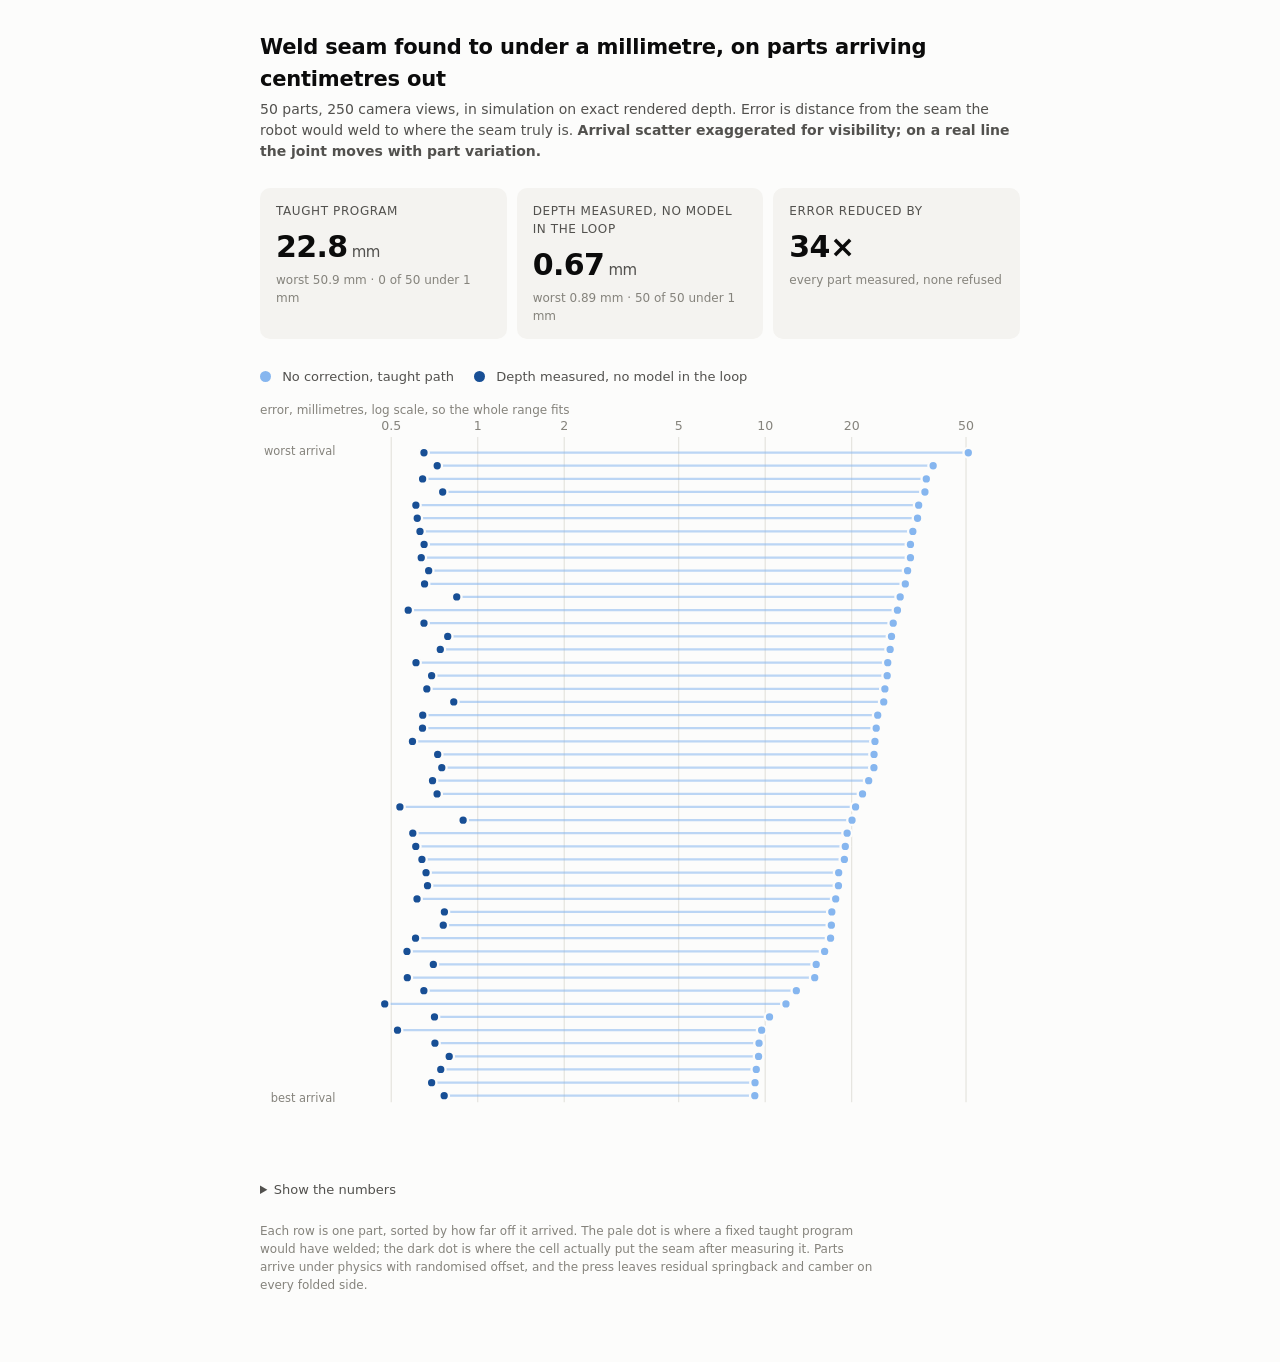
<file: docs/figures/seam_result.html>
<!DOCTYPE html>
<html lang="en">
<head>
<meta charset="utf-8">
<meta name="viewport" content="width=device-width, initial-scale=1">
<title>Weld Seam Accuracy</title>
<style>
  :root {
    color-scheme: light;
    --surface: #fcfcfb; --panel: #f4f3f0;
    --ink: #0b0b0b; --ink-2: #52514e; --ink-3: #85837c;
    --rule: #e3e2dd;
    --before: #86b6ef; --after: #184f95;
  }
  @media (prefers-color-scheme: dark) {
    :root:not([data-theme="light"]) {
      color-scheme: dark;
      --surface: #1a1a19; --panel: #232322;
      --ink: #ffffff; --ink-2: #c3c2b7; --ink-3: #8f8e85;
      --rule: #353532;
      --before: #3987e5; --after: #9ec5f4;
    }
  }
  :root[data-theme="dark"] {
    color-scheme: dark;
    --surface: #1a1a19; --panel: #232322;
    --ink: #ffffff; --ink-2: #c3c2b7; --ink-3: #8f8e85;
    --rule: #353532;
    --before: #3987e5; --after: #9ec5f4;
  }
  * { box-sizing: border-box; }
  body {
    margin: 0; padding: 32px 16px 56px; background: var(--surface); color: var(--ink);
    font: 15px/1.5 ui-sans-serif, system-ui, -apple-system, "Segoe UI", sans-serif;
  }
  .wrap { max-width: 760px; margin: 0 auto; }
  h1 { font-size: 21px; margin: 0 0 4px; letter-spacing: -0.01em; }
  .sub { color: var(--ink-2); margin: 0 0 26px; font-size: 14px; }
  .kpis { display: flex; flex-wrap: wrap; gap: 10px; margin-bottom: 28px; }
  .kpi { flex: 1 1 170px; background: var(--panel); border-radius: 10px; padding: 14px 16px; }
  .kpi .label { font-size: 12px; color: var(--ink-2); text-transform: uppercase;
                 letter-spacing: 0.05em; }
  .kpi .value { font-size: 30px; font-weight: 600; letter-spacing: -0.02em;
                 margin-top: 4px; font-variant-numeric: tabular-nums; }
  .kpi .value small { font-size: 15px; font-weight: 500; color: var(--ink-2); }
  .kpi .note { font-size: 12px; color: var(--ink-3); margin-top: 2px; }
  .legend { display: flex; gap: 20px; margin: 0 0 14px; font-size: 13px; color: var(--ink-2); }
  .axiscap { margin: 0 0 2px; font-size: 12px; color: var(--ink-3); }
  .swatch { display: inline-block; width: 11px; height: 11px; border-radius: 50%;
             margin-right: 7px; vertical-align: -1px; }
  svg { display: block; width: 100%; height: auto; overflow: visible; }
  .grid { stroke: var(--rule); stroke-width: 1; }
  .tick { fill: var(--ink-3); font-size: 11px; text-anchor: middle; }
  .axis { fill: var(--ink-2); font-size: 12px; }
  .link { stroke: var(--before); stroke-width: 2; opacity: 0.55; }
  .before { fill: var(--before); stroke: var(--surface); stroke-width: 2; }
  .after { fill: var(--after); stroke: var(--surface); stroke-width: 2; }
  .hit { fill: transparent; }
  .pair:hover .link { opacity: 1; }
  .pair:hover .hit { fill: var(--rule); opacity: 0.4; }
  .rowlabel { fill: var(--ink-3); font-size: 10px; text-anchor: end; }
  details { margin-top: 26px; }
  summary { cursor: pointer; color: var(--ink-2); font-size: 13px; }
  table { border-collapse: collapse; margin-top: 12px; font-size: 13px;
           font-variant-numeric: tabular-nums; }
  th, td { text-align: right; padding: 3px 14px 3px 0; border-bottom: 1px solid var(--rule); }
  th { color: var(--ink-2); font-weight: 500; }
  .foot { margin-top: 22px; color: var(--ink-3); font-size: 12px; max-width: 620px; }
</style>
</head>
<body>
<div class="wrap">
  <h1>Weld seam found to under a millimetre, on parts arriving centimetres out</h1>
  <p class="sub">50 parts, 250 camera views, in simulation on exact
     rendered depth. Error is distance from the seam the robot would weld to where the
     seam truly is.
     <b>Arrival scatter exaggerated for visibility; on a real line the joint moves with part variation.</b></p>

  <div class="kpis">
    <div class="kpi">
      <div class="label">Taught program</div>
      <div class="value">22.8<small> mm</small></div>
      <div class="note">worst 50.9 mm &middot;
           0 of 50 under 1 mm</div>
    </div>
    <div class="kpi">
      <div class="label">Depth measured, no model in the loop</div>
      <div class="value">0.67<small> mm</small></div>
      <div class="note">worst 0.89 mm &middot;
           50 of 50 under 1 mm</div>
    </div>
    <div class="kpi">
      <div class="label">Error reduced by</div>
      <div class="value">34&times;</div>
      <div class="note">every part measured, none refused</div>
    </div>
  </div>

  <div class="legend">
    <span><span class="swatch" style="background:var(--before)"></span>
       No correction, taught path</span>
    <span><span class="swatch" style="background:var(--after)"></span>
       Depth measured, no model in the loop</span>
  </div>

  <p class="axiscap">error, millimetres, log scale, so the whole range fits</p>
  <svg viewBox="0 0 666 643" role="img"
       aria-label="Per-part seam error before and after correction">
    <line x1="115.0" y1="14.0" x2="115.0" y2="597.0" class="grid"/><line x1="190.8" y1="14.0" x2="190.8" y2="597.0" class="grid"/><line x1="266.6" y1="14.0" x2="266.6" y2="597.0" class="grid"/><line x1="366.9" y1="14.0" x2="366.9" y2="597.0" class="grid"/><line x1="442.7" y1="14.0" x2="442.7" y2="597.0" class="grid"/><line x1="518.5" y1="14.0" x2="518.5" y2="597.0" class="grid"/><line x1="618.7" y1="14.0" x2="618.7" y2="597.0" class="grid"/>
    <text x="115.0" y="8.0" class="tick">0.5</text><text x="190.8" y="8.0" class="tick">1</text><text x="266.6" y="8.0" class="tick">2</text><text x="366.9" y="8.0" class="tick">5</text><text x="442.7" y="8.0" class="tick">10</text><text x="518.5" y="8.0" class="tick">20</text><text x="618.7" y="8.0" class="tick">50</text>
    <text x="66" y="30" class="rowlabel">worst arrival</text>
    <text x="66" y="597" class="rowlabel">best arrival</text>
    <g class="pair"><title>part 16  |  no correction 50.9 mm  |  guided 0.65 mm  |  20 looks</title><rect x="76.0" y="22.0" width="560.0" height="11.5" class="hit"/><line x1="143.7" y1="27.8" x2="620.7" y2="27.8" class="link"/><circle cx="620.7" cy="27.8" r="4.2" class="before"/><circle cx="143.7" cy="27.8" r="4.2" class="after"/></g><g class="pair"><title>part 28  |  no correction 38.4 mm  |  guided 0.72 mm  |  20 looks</title><rect x="76.0" y="33.5" width="560.0" height="11.5" class="hit"/><line x1="155.3" y1="39.2" x2="589.9" y2="39.2" class="link"/><circle cx="589.9" cy="39.2" r="4.2" class="before"/><circle cx="155.3" cy="39.2" r="4.2" class="after"/></g><g class="pair"><title>part 27  |  no correction 36.4 mm  |  guided 0.64 mm  |  20 looks</title><rect x="76.0" y="45.0" width="560.0" height="11.5" class="hit"/><line x1="142.5" y1="50.8" x2="583.9" y2="50.8" class="link"/><circle cx="583.9" cy="50.8" r="4.2" class="before"/><circle cx="142.5" cy="50.8" r="4.2" class="after"/></g><g class="pair"><title>part 9  |  no correction 36.0 mm  |  guided 0.76 mm  |  20 looks</title><rect x="76.0" y="56.5" width="560.0" height="11.5" class="hit"/><line x1="160.1" y1="62.2" x2="582.7" y2="62.2" class="link"/><circle cx="582.7" cy="62.2" r="4.2" class="before"/><circle cx="160.1" cy="62.2" r="4.2" class="after"/></g><g class="pair"><title>part 3  |  no correction 34.2 mm  |  guided 0.61 mm  |  20 looks</title><rect x="76.0" y="68.0" width="560.0" height="11.5" class="hit"/><line x1="136.6" y1="73.8" x2="577.2" y2="73.8" class="link"/><circle cx="577.2" cy="73.8" r="4.2" class="before"/><circle cx="136.6" cy="73.8" r="4.2" class="after"/></g><g class="pair"><title>part 29  |  no correction 33.9 mm  |  guided 0.62 mm  |  20 looks</title><rect x="76.0" y="79.5" width="560.0" height="11.5" class="hit"/><line x1="137.8" y1="85.2" x2="576.2" y2="85.2" class="link"/><circle cx="576.2" cy="85.2" r="4.2" class="before"/><circle cx="137.8" cy="85.2" r="4.2" class="after"/></g><g class="pair"><title>part 6  |  no correction 32.7 mm  |  guided 0.63 mm  |  20 looks</title><rect x="76.0" y="91.0" width="560.0" height="11.5" class="hit"/><line x1="140.2" y1="96.8" x2="572.1" y2="96.8" class="link"/><circle cx="572.1" cy="96.8" r="4.2" class="before"/><circle cx="140.2" cy="96.8" r="4.2" class="after"/></g><g class="pair"><title>part 1  |  no correction 32.0 mm  |  guided 0.65 mm  |  20 looks</title><rect x="76.0" y="102.5" width="560.0" height="11.5" class="hit"/><line x1="143.8" y1="108.2" x2="570.0" y2="108.2" class="link"/><circle cx="570.0" cy="108.2" r="4.2" class="before"/><circle cx="143.8" cy="108.2" r="4.2" class="after"/></g><g class="pair"><title>part 38  |  no correction 32.0 mm  |  guided 0.64 mm  |  20 looks</title><rect x="76.0" y="114.0" width="560.0" height="11.5" class="hit"/><line x1="141.3" y1="119.8" x2="570.0" y2="119.8" class="link"/><circle cx="570.0" cy="119.8" r="4.2" class="before"/><circle cx="141.3" cy="119.8" r="4.2" class="after"/></g><g class="pair"><title>part 17  |  no correction 31.3 mm  |  guided 0.67 mm  |  20 looks</title><rect x="76.0" y="125.5" width="560.0" height="11.5" class="hit"/><line x1="147.8" y1="131.2" x2="567.5" y2="131.2" class="link"/><circle cx="567.5" cy="131.2" r="4.2" class="before"/><circle cx="147.8" cy="131.2" r="4.2" class="after"/></g><g class="pair"><title>part 5  |  no correction 30.7 mm  |  guided 0.65 mm  |  20 looks</title><rect x="76.0" y="137.0" width="560.0" height="11.5" class="hit"/><line x1="144.2" y1="142.8" x2="565.5" y2="142.8" class="link"/><circle cx="565.5" cy="142.8" r="4.2" class="before"/><circle cx="144.2" cy="142.8" r="4.2" class="after"/></g><g class="pair"><title>part 46  |  no correction 29.5 mm  |  guided 0.85 mm  |  20 looks</title><rect x="76.0" y="148.5" width="560.0" height="11.5" class="hit"/><line x1="172.4" y1="154.2" x2="561.0" y2="154.2" class="link"/><circle cx="561.0" cy="154.2" r="4.2" class="before"/><circle cx="172.4" cy="154.2" r="4.2" class="after"/></g><g class="pair"><title>part 37  |  no correction 28.9 mm  |  guided 0.57 mm  |  20 looks</title><rect x="76.0" y="160.0" width="560.0" height="11.5" class="hit"/><line x1="129.9" y1="165.8" x2="558.6" y2="165.8" class="link"/><circle cx="558.6" cy="165.8" r="4.2" class="before"/><circle cx="129.9" cy="165.8" r="4.2" class="after"/></g><g class="pair"><title>part 20  |  no correction 27.9 mm  |  guided 0.65 mm  |  20 looks</title><rect x="76.0" y="171.5" width="560.0" height="11.5" class="hit"/><line x1="143.7" y1="177.2" x2="554.9" y2="177.2" class="link"/><circle cx="554.9" cy="177.2" r="4.2" class="before"/><circle cx="143.7" cy="177.2" r="4.2" class="after"/></g><g class="pair"><title>part 8  |  no correction 27.5 mm  |  guided 0.79 mm  |  20 looks</title><rect x="76.0" y="183.0" width="560.0" height="11.5" class="hit"/><line x1="164.5" y1="188.8" x2="553.4" y2="188.8" class="link"/><circle cx="553.4" cy="188.8" r="4.2" class="before"/><circle cx="164.5" cy="188.8" r="4.2" class="after"/></g><g class="pair"><title>part 22  |  no correction 27.2 mm  |  guided 0.74 mm  |  20 looks</title><rect x="76.0" y="194.5" width="560.0" height="11.5" class="hit"/><line x1="158.0" y1="200.2" x2="552.2" y2="200.2" class="link"/><circle cx="552.2" cy="200.2" r="4.2" class="before"/><circle cx="158.0" cy="200.2" r="4.2" class="after"/></g><g class="pair"><title>part 39  |  no correction 26.7 mm  |  guided 0.61 mm  |  20 looks</title><rect x="76.0" y="206.0" width="560.0" height="11.5" class="hit"/><line x1="136.7" y1="211.8" x2="550.1" y2="211.8" class="link"/><circle cx="550.1" cy="211.8" r="4.2" class="before"/><circle cx="136.7" cy="211.8" r="4.2" class="after"/></g><g class="pair"><title>part 35  |  no correction 26.6 mm  |  guided 0.69 mm  |  20 looks</title><rect x="76.0" y="217.5" width="560.0" height="11.5" class="hit"/><line x1="150.4" y1="223.2" x2="549.6" y2="223.2" class="link"/><circle cx="549.6" cy="223.2" r="4.2" class="before"/><circle cx="150.4" cy="223.2" r="4.2" class="after"/></g><g class="pair"><title>part 26  |  no correction 26.1 mm  |  guided 0.66 mm  |  20 looks</title><rect x="76.0" y="229.0" width="560.0" height="11.5" class="hit"/><line x1="146.2" y1="234.8" x2="547.6" y2="234.8" class="link"/><circle cx="547.6" cy="234.8" r="4.2" class="before"/><circle cx="146.2" cy="234.8" r="4.2" class="after"/></g><g class="pair"><title>part 14  |  no correction 25.8 mm  |  guided 0.83 mm  |  20 looks</title><rect x="76.0" y="240.5" width="560.0" height="11.5" class="hit"/><line x1="169.8" y1="246.2" x2="546.6" y2="246.2" class="link"/><circle cx="546.6" cy="246.2" r="4.2" class="before"/><circle cx="169.8" cy="246.2" r="4.2" class="after"/></g><g class="pair"><title>part 30  |  no correction 24.6 mm  |  guided 0.64 mm  |  20 looks</title><rect x="76.0" y="252.0" width="560.0" height="11.5" class="hit"/><line x1="142.6" y1="257.8" x2="541.3" y2="257.8" class="link"/><circle cx="541.3" cy="257.8" r="4.2" class="before"/><circle cx="142.6" cy="257.8" r="4.2" class="after"/></g><g class="pair"><title>part 36  |  no correction 24.3 mm  |  guided 0.64 mm  |  20 looks</title><rect x="76.0" y="263.5" width="560.0" height="11.5" class="hit"/><line x1="142.4" y1="269.2" x2="540.0" y2="269.2" class="link"/><circle cx="540.0" cy="269.2" r="4.2" class="before"/><circle cx="142.4" cy="269.2" r="4.2" class="after"/></g><g class="pair"><title>part 45  |  no correction 24.1 mm  |  guided 0.59 mm  |  20 looks</title><rect x="76.0" y="275.0" width="560.0" height="11.5" class="hit"/><line x1="133.6" y1="280.8" x2="538.9" y2="280.8" class="link"/><circle cx="538.9" cy="280.8" r="4.2" class="before"/><circle cx="133.6" cy="280.8" r="4.2" class="after"/></g><g class="pair"><title>part 31  |  no correction 23.9 mm  |  guided 0.73 mm  |  20 looks</title><rect x="76.0" y="286.5" width="560.0" height="11.5" class="hit"/><line x1="155.7" y1="292.2" x2="538.1" y2="292.2" class="link"/><circle cx="538.1" cy="292.2" r="4.2" class="before"/><circle cx="155.7" cy="292.2" r="4.2" class="after"/></g><g class="pair"><title>part 41  |  no correction 23.9 mm  |  guided 0.75 mm  |  20 looks</title><rect x="76.0" y="298.0" width="560.0" height="11.5" class="hit"/><line x1="159.3" y1="303.8" x2="538.0" y2="303.8" class="link"/><circle cx="538.0" cy="303.8" r="4.2" class="before"/><circle cx="159.3" cy="303.8" r="4.2" class="after"/></g><g class="pair"><title>part 4  |  no correction 22.9 mm  |  guided 0.70 mm  |  20 looks</title><rect x="76.0" y="309.5" width="560.0" height="11.5" class="hit"/><line x1="151.2" y1="315.2" x2="533.4" y2="315.2" class="link"/><circle cx="533.4" cy="315.2" r="4.2" class="before"/><circle cx="151.2" cy="315.2" r="4.2" class="after"/></g><g class="pair"><title>part 19  |  no correction 21.8 mm  |  guided 0.72 mm  |  20 looks</title><rect x="76.0" y="321.0" width="560.0" height="11.5" class="hit"/><line x1="155.2" y1="326.8" x2="528.0" y2="326.8" class="link"/><circle cx="528.0" cy="326.8" r="4.2" class="before"/><circle cx="155.2" cy="326.8" r="4.2" class="after"/></g><g class="pair"><title>part 2  |  no correction 20.6 mm  |  guided 0.54 mm  |  20 looks</title><rect x="76.0" y="332.5" width="560.0" height="11.5" class="hit"/><line x1="122.6" y1="338.2" x2="521.9" y2="338.2" class="link"/><circle cx="521.9" cy="338.2" r="4.2" class="before"/><circle cx="122.6" cy="338.2" r="4.2" class="after"/></g><g class="pair"><title>part 32  |  no correction 20.1 mm  |  guided 0.89 mm  |  20 looks</title><rect x="76.0" y="344.0" width="560.0" height="11.5" class="hit"/><line x1="178.0" y1="349.8" x2="518.8" y2="349.8" class="link"/><circle cx="518.8" cy="349.8" r="4.2" class="before"/><circle cx="178.0" cy="349.8" r="4.2" class="after"/></g><g class="pair"><title>part 12  |  no correction 19.3 mm  |  guided 0.59 mm  |  20 looks</title><rect x="76.0" y="355.5" width="560.0" height="11.5" class="hit"/><line x1="133.9" y1="361.2" x2="514.5" y2="361.2" class="link"/><circle cx="514.5" cy="361.2" r="4.2" class="before"/><circle cx="133.9" cy="361.2" r="4.2" class="after"/></g><g class="pair"><title>part 25  |  no correction 19.0 mm  |  guided 0.61 mm  |  20 looks</title><rect x="76.0" y="367.0" width="560.0" height="11.5" class="hit"/><line x1="136.5" y1="372.8" x2="512.9" y2="372.8" class="link"/><circle cx="512.9" cy="372.8" r="4.2" class="before"/><circle cx="136.5" cy="372.8" r="4.2" class="after"/></g><g class="pair"><title>part 11  |  no correction 18.9 mm  |  guided 0.64 mm  |  20 looks</title><rect x="76.0" y="378.5" width="560.0" height="11.5" class="hit"/><line x1="141.9" y1="384.2" x2="512.1" y2="384.2" class="link"/><circle cx="512.1" cy="384.2" r="4.2" class="before"/><circle cx="141.9" cy="384.2" r="4.2" class="after"/></g><g class="pair"><title>part 23  |  no correction 18.0 mm  |  guided 0.66 mm  |  20 looks</title><rect x="76.0" y="390.0" width="560.0" height="11.5" class="hit"/><line x1="145.5" y1="395.8" x2="507.1" y2="395.8" class="link"/><circle cx="507.1" cy="395.8" r="4.2" class="before"/><circle cx="145.5" cy="395.8" r="4.2" class="after"/></g><g class="pair"><title>part 24  |  no correction 18.0 mm  |  guided 0.67 mm  |  20 looks</title><rect x="76.0" y="401.5" width="560.0" height="11.5" class="hit"/><line x1="146.8" y1="407.2" x2="506.9" y2="407.2" class="link"/><circle cx="506.9" cy="407.2" r="4.2" class="before"/><circle cx="146.8" cy="407.2" r="4.2" class="after"/></g><g class="pair"><title>part 7  |  no correction 17.6 mm  |  guided 0.61 mm  |  20 looks</title><rect x="76.0" y="413.0" width="560.0" height="11.5" class="hit"/><line x1="137.6" y1="418.8" x2="504.5" y2="418.8" class="link"/><circle cx="504.5" cy="418.8" r="4.2" class="before"/><circle cx="137.6" cy="418.8" r="4.2" class="after"/></g><g class="pair"><title>part 34  |  no correction 17.1 mm  |  guided 0.77 mm  |  20 looks</title><rect x="76.0" y="424.5" width="560.0" height="11.5" class="hit"/><line x1="161.6" y1="430.2" x2="501.1" y2="430.2" class="link"/><circle cx="501.1" cy="430.2" r="4.2" class="before"/><circle cx="161.6" cy="430.2" r="4.2" class="after"/></g><g class="pair"><title>part 10  |  no correction 17.0 mm  |  guided 0.76 mm  |  20 looks</title><rect x="76.0" y="436.0" width="560.0" height="11.5" class="hit"/><line x1="160.6" y1="441.8" x2="500.7" y2="441.8" class="link"/><circle cx="500.7" cy="441.8" r="4.2" class="before"/><circle cx="160.6" cy="441.8" r="4.2" class="after"/></g><g class="pair"><title>part 48  |  no correction 16.9 mm  |  guided 0.61 mm  |  20 looks</title><rect x="76.0" y="447.5" width="560.0" height="11.5" class="hit"/><line x1="136.3" y1="453.2" x2="500.0" y2="453.2" class="link"/><circle cx="500.0" cy="453.2" r="4.2" class="before"/><circle cx="136.3" cy="453.2" r="4.2" class="after"/></g><g class="pair"><title>part 43  |  no correction 16.1 mm  |  guided 0.57 mm  |  20 looks</title><rect x="76.0" y="459.0" width="560.0" height="11.5" class="hit"/><line x1="128.8" y1="464.8" x2="494.8" y2="464.8" class="link"/><circle cx="494.8" cy="464.8" r="4.2" class="before"/><circle cx="128.8" cy="464.8" r="4.2" class="after"/></g><g class="pair"><title>part 18  |  no correction 15.0 mm  |  guided 0.70 mm  |  20 looks</title><rect x="76.0" y="470.5" width="560.0" height="11.5" class="hit"/><line x1="151.9" y1="476.2" x2="487.4" y2="476.2" class="link"/><circle cx="487.4" cy="476.2" r="4.2" class="before"/><circle cx="151.9" cy="476.2" r="4.2" class="after"/></g><g class="pair"><title>part 49  |  no correction 14.9 mm  |  guided 0.57 mm  |  20 looks</title><rect x="76.0" y="482.0" width="560.0" height="11.5" class="hit"/><line x1="129.1" y1="487.8" x2="486.1" y2="487.8" class="link"/><circle cx="486.1" cy="487.8" r="4.2" class="before"/><circle cx="129.1" cy="487.8" r="4.2" class="after"/></g><g class="pair"><title>part 47  |  no correction 12.8 mm  |  guided 0.65 mm  |  20 looks</title><rect x="76.0" y="493.5" width="560.0" height="11.5" class="hit"/><line x1="143.6" y1="499.2" x2="470.0" y2="499.2" class="link"/><circle cx="470.0" cy="499.2" r="4.2" class="before"/><circle cx="143.6" cy="499.2" r="4.2" class="after"/></g><g class="pair"><title>part 42  |  no correction 11.8 mm  |  guided 0.47 mm  |  20 looks</title><rect x="76.0" y="505.0" width="560.0" height="11.5" class="hit"/><line x1="109.3" y1="510.8" x2="460.9" y2="510.8" class="link"/><circle cx="460.9" cy="510.8" r="4.2" class="before"/><circle cx="109.3" cy="510.8" r="4.2" class="after"/></g><g class="pair"><title>part 21  |  no correction 10.4 mm  |  guided 0.71 mm  |  20 looks</title><rect x="76.0" y="516.5" width="560.0" height="11.5" class="hit"/><line x1="152.9" y1="522.2" x2="446.5" y2="522.2" class="link"/><circle cx="446.5" cy="522.2" r="4.2" class="before"/><circle cx="152.9" cy="522.2" r="4.2" class="after"/></g><g class="pair"><title>part 33  |  no correction 9.7 mm  |  guided 0.53 mm  |  20 looks</title><rect x="76.0" y="528.0" width="560.0" height="11.5" class="hit"/><line x1="120.5" y1="533.8" x2="439.6" y2="533.8" class="link"/><circle cx="439.6" cy="533.8" r="4.2" class="before"/><circle cx="120.5" cy="533.8" r="4.2" class="after"/></g><g class="pair"><title>part 0  |  no correction 9.5 mm  |  guided 0.71 mm  |  20 looks</title><rect x="76.0" y="539.5" width="560.0" height="11.5" class="hit"/><line x1="153.3" y1="545.2" x2="437.3" y2="545.2" class="link"/><circle cx="437.3" cy="545.2" r="4.2" class="before"/><circle cx="153.3" cy="545.2" r="4.2" class="after"/></g><g class="pair"><title>part 15  |  no correction 9.5 mm  |  guided 0.80 mm  |  20 looks</title><rect x="76.0" y="551.0" width="560.0" height="11.5" class="hit"/><line x1="165.8" y1="556.8" x2="436.9" y2="556.8" class="link"/><circle cx="436.9" cy="556.8" r="4.2" class="before"/><circle cx="165.8" cy="556.8" r="4.2" class="after"/></g><g class="pair"><title>part 40  |  no correction 9.3 mm  |  guided 0.74 mm  |  20 looks</title><rect x="76.0" y="562.5" width="560.0" height="11.5" class="hit"/><line x1="158.4" y1="568.2" x2="434.9" y2="568.2" class="link"/><circle cx="434.9" cy="568.2" r="4.2" class="before"/><circle cx="158.4" cy="568.2" r="4.2" class="after"/></g><g class="pair"><title>part 44  |  no correction 9.2 mm  |  guided 0.69 mm  |  20 looks</title><rect x="76.0" y="574.0" width="560.0" height="11.5" class="hit"/><line x1="150.4" y1="579.8" x2="433.8" y2="579.8" class="link"/><circle cx="433.8" cy="579.8" r="4.2" class="before"/><circle cx="150.4" cy="579.8" r="4.2" class="after"/></g><g class="pair"><title>part 13  |  no correction 9.2 mm  |  guided 0.76 mm  |  20 looks</title><rect x="76.0" y="585.5" width="560.0" height="11.5" class="hit"/><line x1="161.4" y1="591.2" x2="433.6" y2="591.2" class="link"/><circle cx="433.6" cy="591.2" r="4.2" class="before"/><circle cx="161.4" cy="591.2" r="4.2" class="after"/></g>
  </svg>

  <details>
    <summary>Show the numbers</summary>
    <table>
      <thead><tr><th>Part</th><th>No correction (mm)</th>
      <th>Guided (mm)</th><th>Looks</th></tr></thead>
      <tbody><tr><td>16</td><td>50.9</td><td>0.65</td><td>20</td></tr>
<tr><td>28</td><td>38.4</td><td>0.72</td><td>20</td></tr>
<tr><td>27</td><td>36.4</td><td>0.64</td><td>20</td></tr>
<tr><td>9</td><td>36.0</td><td>0.76</td><td>20</td></tr>
<tr><td>3</td><td>34.2</td><td>0.61</td><td>20</td></tr>
<tr><td>29</td><td>33.9</td><td>0.62</td><td>20</td></tr>
<tr><td>6</td><td>32.7</td><td>0.63</td><td>20</td></tr>
<tr><td>1</td><td>32.0</td><td>0.65</td><td>20</td></tr>
<tr><td>38</td><td>32.0</td><td>0.64</td><td>20</td></tr>
<tr><td>17</td><td>31.3</td><td>0.67</td><td>20</td></tr>
<tr><td>5</td><td>30.7</td><td>0.65</td><td>20</td></tr>
<tr><td>46</td><td>29.5</td><td>0.85</td><td>20</td></tr>
<tr><td>37</td><td>28.9</td><td>0.57</td><td>20</td></tr>
<tr><td>20</td><td>27.9</td><td>0.65</td><td>20</td></tr>
<tr><td>8</td><td>27.5</td><td>0.79</td><td>20</td></tr>
<tr><td>22</td><td>27.2</td><td>0.74</td><td>20</td></tr>
<tr><td>39</td><td>26.7</td><td>0.61</td><td>20</td></tr>
<tr><td>35</td><td>26.6</td><td>0.69</td><td>20</td></tr>
<tr><td>26</td><td>26.1</td><td>0.66</td><td>20</td></tr>
<tr><td>14</td><td>25.8</td><td>0.83</td><td>20</td></tr>
<tr><td>30</td><td>24.6</td><td>0.64</td><td>20</td></tr>
<tr><td>36</td><td>24.3</td><td>0.64</td><td>20</td></tr>
<tr><td>45</td><td>24.1</td><td>0.59</td><td>20</td></tr>
<tr><td>31</td><td>23.9</td><td>0.73</td><td>20</td></tr>
<tr><td>41</td><td>23.9</td><td>0.75</td><td>20</td></tr>
<tr><td>4</td><td>22.9</td><td>0.70</td><td>20</td></tr>
<tr><td>19</td><td>21.8</td><td>0.72</td><td>20</td></tr>
<tr><td>2</td><td>20.6</td><td>0.54</td><td>20</td></tr>
<tr><td>32</td><td>20.1</td><td>0.89</td><td>20</td></tr>
<tr><td>12</td><td>19.3</td><td>0.59</td><td>20</td></tr>
<tr><td>25</td><td>19.0</td><td>0.61</td><td>20</td></tr>
<tr><td>11</td><td>18.9</td><td>0.64</td><td>20</td></tr>
<tr><td>23</td><td>18.0</td><td>0.66</td><td>20</td></tr>
<tr><td>24</td><td>18.0</td><td>0.67</td><td>20</td></tr>
<tr><td>7</td><td>17.6</td><td>0.61</td><td>20</td></tr>
<tr><td>34</td><td>17.1</td><td>0.77</td><td>20</td></tr>
<tr><td>10</td><td>17.0</td><td>0.76</td><td>20</td></tr>
<tr><td>48</td><td>16.9</td><td>0.61</td><td>20</td></tr>
<tr><td>43</td><td>16.1</td><td>0.57</td><td>20</td></tr>
<tr><td>18</td><td>15.0</td><td>0.70</td><td>20</td></tr>
<tr><td>49</td><td>14.9</td><td>0.57</td><td>20</td></tr>
<tr><td>47</td><td>12.8</td><td>0.65</td><td>20</td></tr>
<tr><td>42</td><td>11.8</td><td>0.47</td><td>20</td></tr>
<tr><td>21</td><td>10.4</td><td>0.71</td><td>20</td></tr>
<tr><td>33</td><td>9.7</td><td>0.53</td><td>20</td></tr>
<tr><td>0</td><td>9.5</td><td>0.71</td><td>20</td></tr>
<tr><td>15</td><td>9.5</td><td>0.80</td><td>20</td></tr>
<tr><td>40</td><td>9.3</td><td>0.74</td><td>20</td></tr>
<tr><td>44</td><td>9.2</td><td>0.69</td><td>20</td></tr>
<tr><td>13</td><td>9.2</td><td>0.76</td><td>20</td></tr></tbody>
    </table>
  </details>

  <p class="foot">Each row is one part, sorted by how far off it arrived. The pale dot is
  where a fixed taught program would have welded; the dark dot is where the cell
  actually put the seam after measuring it. Parts arrive under physics with
  randomised offset, and the press leaves residual springback and camber on every
  folded side.</p>
</div>
</body>
</html>
</file>
